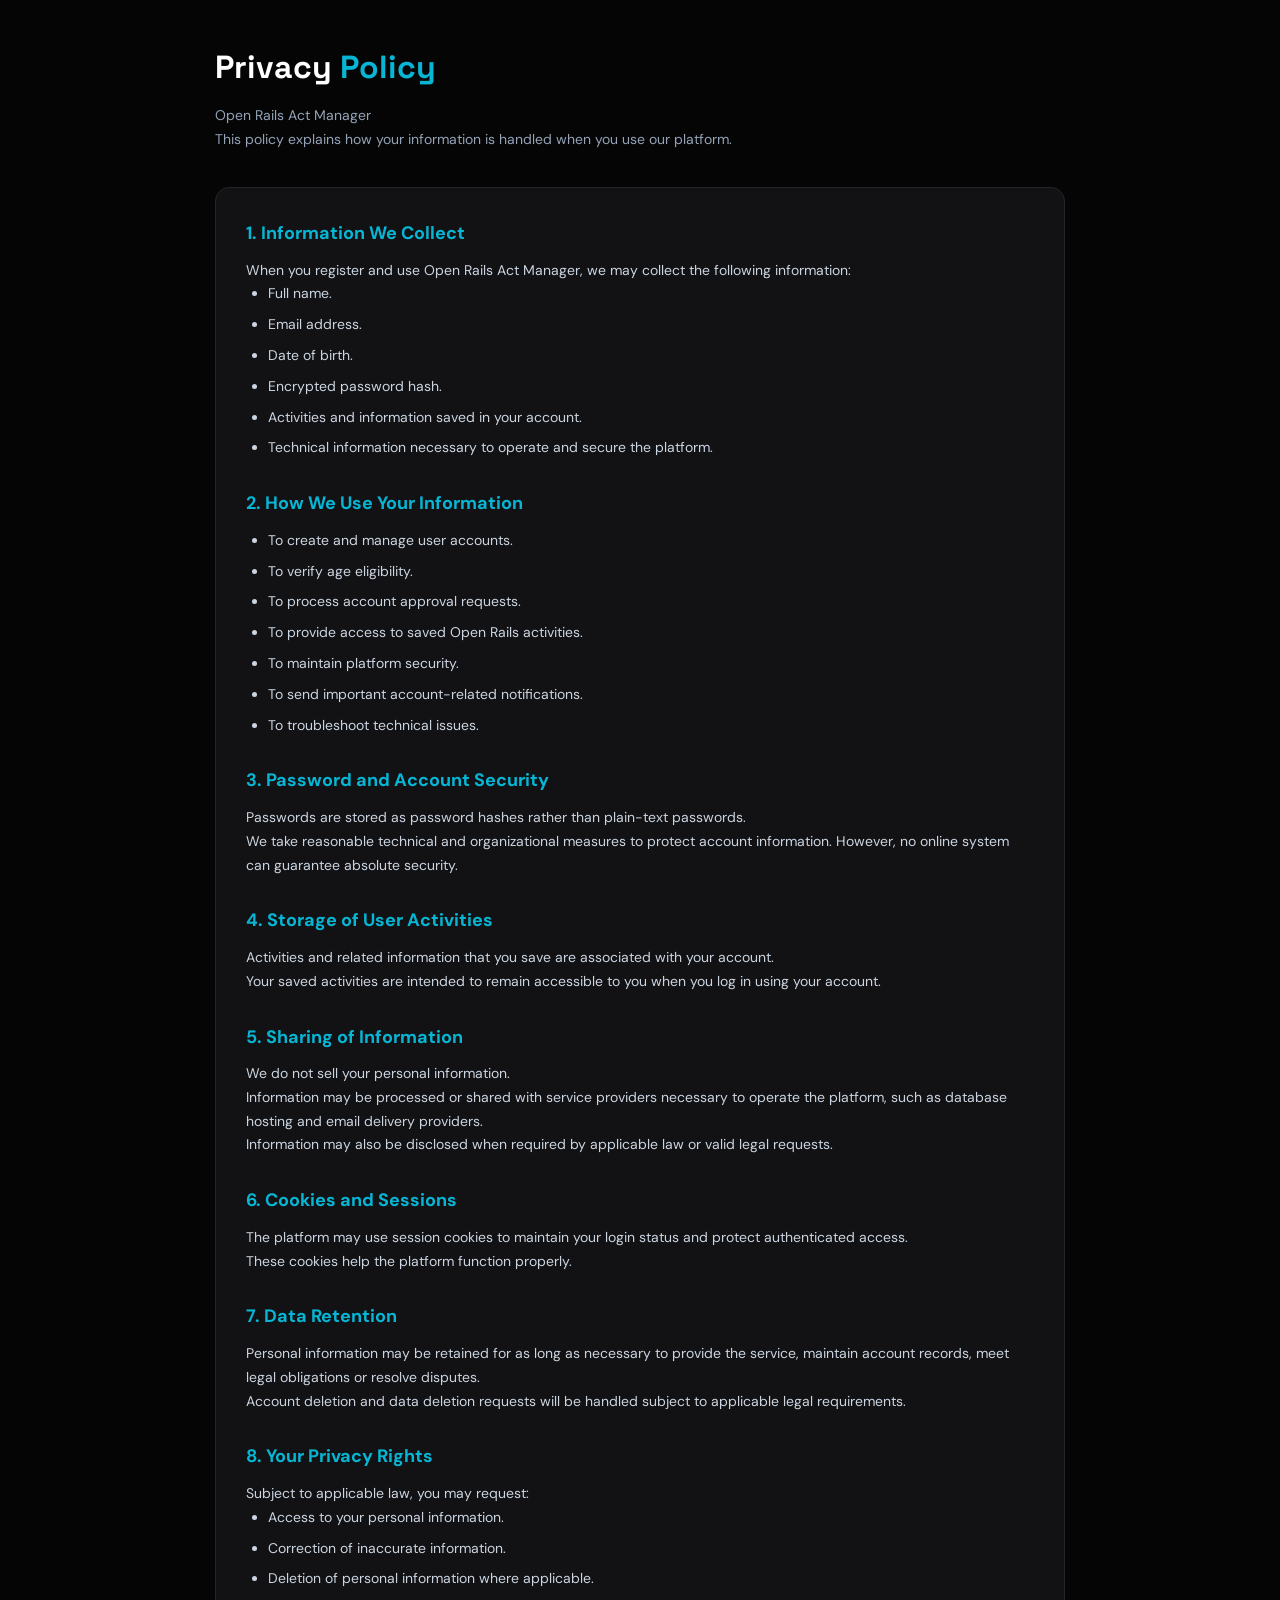
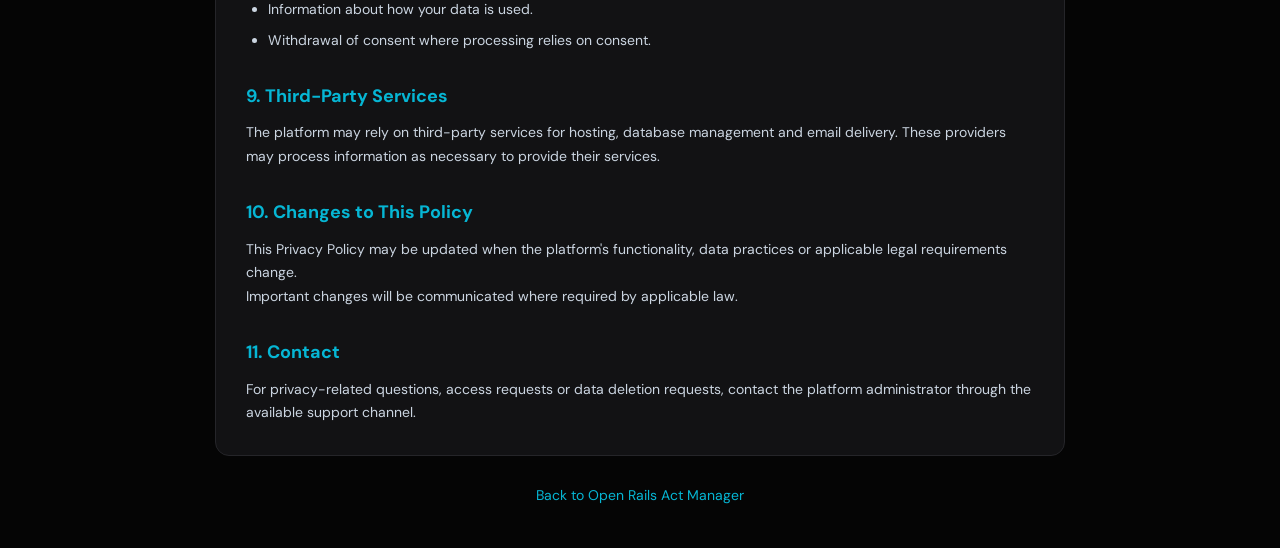
<file: frontend/privacy.html>
<!DOCTYPE html>
<html lang="en">

<head>
    <meta charset="UTF-8">
    <meta name="viewport" content="width=device-width, initial-scale=1.0">

    <title>Privacy Policy | Open Rails Act Manager</title>

    <link rel="preconnect" href="https://fonts.googleapis.com">
    <link rel="preconnect" href="https://fonts.gstatic.com" crossorigin>

    <link
        href="https://fonts.googleapis.com/css2?family=DM+Sans:wght@400;500;600;700&family=Space+Grotesk:wght@500;600;700&display=swap"
        rel="stylesheet"
    >

    <style>
        * {
            box-sizing: border-box;
            margin: 0;
            padding: 0;
        }

        body {
            background: #050505;
            color: #FFFFFF;
            font-family: 'DM Sans', sans-serif;
            line-height: 1.7;
            padding: 40px 20px;
        }

        .container {
            max-width: 850px;
            margin: auto;
        }

        .header {
            margin-bottom: 35px;
        }

        .header h1 {
            font-family: 'Space Grotesk', sans-serif;
            font-size: 32px;
            margin-bottom: 10px;
        }

        .header h1 span {
            color: #06B6D4;
        }

        .header p {
            color: #94A3B8;
            font-size: 14px;
        }

        .content {
            background: #121214;
            border: 1px solid #252529;
            border-radius: 14px;
            padding: 30px;
        }

        .section {
            margin-bottom: 28px;
        }

        .section:last-child {
            margin-bottom: 0;
        }

        .section h2 {
            font-size: 18px;
            margin-bottom: 10px;
            color: #06B6D4;
        }

        .section p,
        .section li {
            color: #CBD5E1;
            font-size: 14px;
        }

        .section ul {
            padding-left: 22px;
        }

        .section li {
            margin-bottom: 7px;
        }

        .footer {
            margin-top: 25px;
            text-align: center;
        }

        .footer a {
            color: #06B6D4;
            text-decoration: none;
            font-size: 14px;
        }

        .footer a:hover {
            text-decoration: underline;
        }

        @media (max-width: 600px) {
            body {
                padding: 20px 12px;
            }

            .content {
                padding: 20px;
            }

            .header h1 {
                font-size: 26px;
            }
        }
    </style>
</head>

<body>

    <main class="container">

        <header class="header">

            <h1>Privacy <span>Policy</span></h1>

            <p>Open Rails Act Manager</p>

            <p>
                This policy explains how your information is handled
                when you use our platform.
            </p>

        </header>


        <div class="content">

            <section class="section">

                <h2>1. Information We Collect</h2>

                <p>
                    When you register and use Open Rails Act Manager,
                    we may collect the following information:
                </p>

                <ul>
                    <li>Full name.</li>
                    <li>Email address.</li>
                    <li>Date of birth.</li>
                    <li>Encrypted password hash.</li>
                    <li>Activities and information saved in your account.</li>
                    <li>Technical information necessary to operate and secure the platform.</li>
                </ul>

            </section>


            <section class="section">

                <h2>2. How We Use Your Information</h2>

                <ul>
                    <li>To create and manage user accounts.</li>
                    <li>To verify age eligibility.</li>
                    <li>To process account approval requests.</li>
                    <li>To provide access to saved Open Rails activities.</li>
                    <li>To maintain platform security.</li>
                    <li>To send important account-related notifications.</li>
                    <li>To troubleshoot technical issues.</li>
                </ul>

            </section>


            <section class="section">

                <h2>3. Password and Account Security</h2>

                <p>
                    Passwords are stored as password hashes rather
                    than plain-text passwords.
                </p>

                <p>
                    We take reasonable technical and organizational
                    measures to protect account information. However,
                    no online system can guarantee absolute security.
                </p>

            </section>


            <section class="section">

                <h2>4. Storage of User Activities</h2>

                <p>
                    Activities and related information that you save
                    are associated with your account.
                </p>

                <p>
                    Your saved activities are intended to remain
                    accessible to you when you log in using your account.
                </p>

            </section>


            <section class="section">

                <h2>5. Sharing of Information</h2>

                <p>
                    We do not sell your personal information.
                </p>

                <p>
                    Information may be processed or shared with
                    service providers necessary to operate the platform,
                    such as database hosting and email delivery providers.
                </p>

                <p>
                    Information may also be disclosed when required
                    by applicable law or valid legal requests.
                </p>

            </section>


            <section class="section">

                <h2>6. Cookies and Sessions</h2>

                <p>
                    The platform may use session cookies to maintain
                    your login status and protect authenticated access.
                </p>

                <p>
                    These cookies help the platform function properly.
                </p>

            </section>


            <section class="section">

                <h2>7. Data Retention</h2>

                <p>
                    Personal information may be retained for as long
                    as necessary to provide the service, maintain
                    account records, meet legal obligations or resolve
                    disputes.
                </p>

                <p>
                    Account deletion and data deletion requests will
                    be handled subject to applicable legal requirements.
                </p>

            </section>


            <section class="section">

                <h2>8. Your Privacy Rights</h2>

                <p>
                    Subject to applicable law, you may request:
                </p>

                <ul>
                    <li>Access to your personal information.</li>
                    <li>Correction of inaccurate information.</li>
                    <li>Deletion of personal information where applicable.</li>
                    <li>Information about how your data is used.</li>
                    <li>Withdrawal of consent where processing relies on consent.</li>
                </ul>

            </section>


            <section class="section">

                <h2>9. Third-Party Services</h2>

                <p>
                    The platform may rely on third-party services
                    for hosting, database management and email delivery.
                    These providers may process information as necessary
                    to provide their services.
                </p>

            </section>


            <section class="section">

                <h2>10. Changes to This Policy</h2>

                <p>
                    This Privacy Policy may be updated when the
                    platform's functionality, data practices or
                    applicable legal requirements change.
                </p>

                <p>
                    Important changes will be communicated where
                    required by applicable law.
                </p>

            </section>


            <section class="section">

                <h2>11. Contact</h2>

                <p>
                    For privacy-related questions, access requests
                    or data deletion requests, contact the platform
                    administrator through the available support channel.
                </p>

            </section>

        </div>


        <footer class="footer">

            <a href="./index.html">
                Back to Open Rails Act Manager
            </a>

        </footer>

    </main>

</body>
</html>
</file>
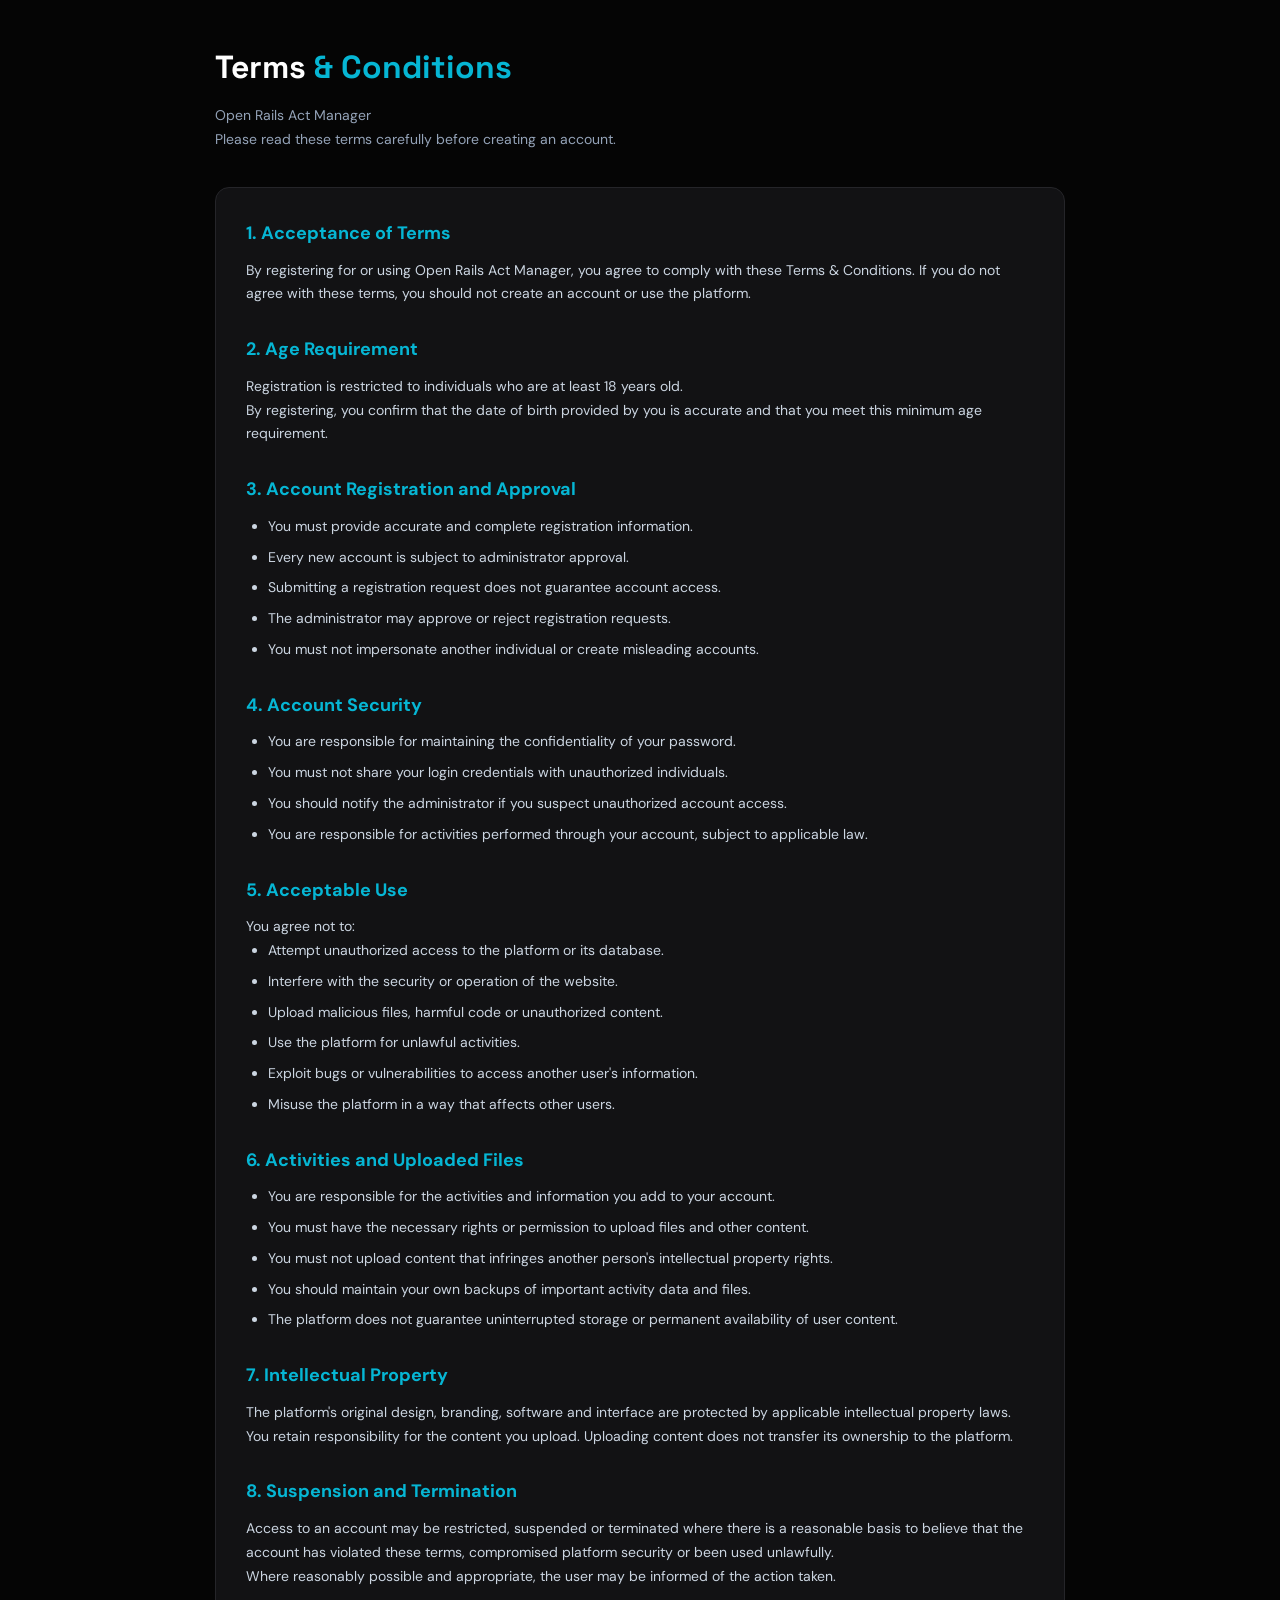
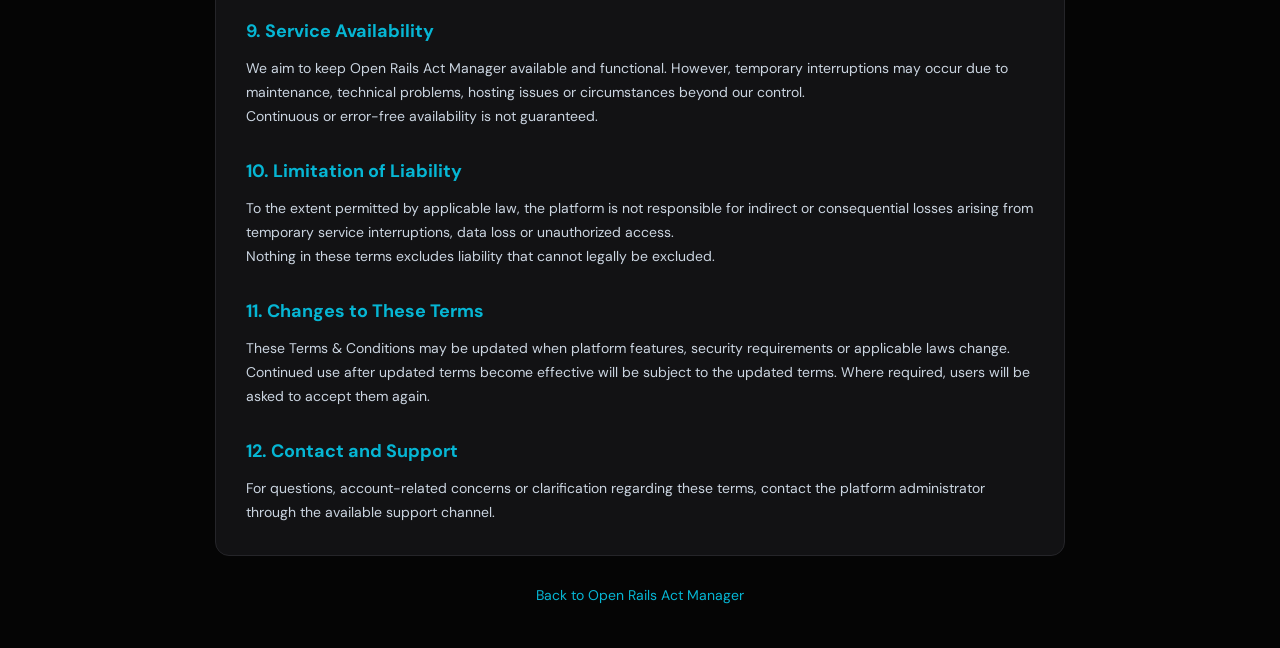
<file: frontend/terms.html>
<!DOCTYPE html>
<html lang="en">

<head>
    <meta charset="UTF-8">
    <meta name="viewport" content="width=device-width, initial-scale=1.0">

    <title>Terms & Conditions | Open Rails Act Manager</title>

    <link rel="preconnect" href="https://fonts.googleapis.com">
    <link rel="preconnect" href="https://fonts.gstatic.com" crossorigin>

    <link
        href="https://fonts.googleapis.com/css2?family=DM+Sans:wght@400;500;600;700&family=Space+Grotesk:wght@500;600;700&display=swap"
        rel="stylesheet"
    >

    <style>
        * {
            box-sizing: border-box;
            margin: 0;
            padding: 0;
        }

        body {
            background: #050505;
            color: #FFFFFF;
            font-family: 'DM Sans', sans-serif;
            line-height: 1.7;
            padding: 40px 20px;
        }

        .container {
            max-width: 850px;
            margin: auto;
        }

        .header {
            margin-bottom: 35px;
        }

        .header h1 {
            font-family: 'Space Grotesk', sans-serif;
            font-size: 32px;
            margin-bottom: 10px;
        }

        .header h1 span {
            color: #06B6D4;
        }

        .header p {
            color: #94A3B8;
            font-size: 14px;
        }

        .content {
            background: #121214;
            border: 1px solid #252529;
            border-radius: 14px;
            padding: 30px;
        }

        .section {
            margin-bottom: 28px;
        }

        .section:last-child {
            margin-bottom: 0;
        }

        .section h2 {
            font-size: 18px;
            margin-bottom: 10px;
            color: #06B6D4;
        }

        .section p,
        .section li {
            color: #CBD5E1;
            font-size: 14px;
        }

        .section ul {
            padding-left: 22px;
        }

        .section li {
            margin-bottom: 7px;
        }

        .footer {
            margin-top: 25px;
            text-align: center;
        }

        .footer a {
            color: #06B6D4;
            text-decoration: none;
            font-size: 14px;
        }

        .footer a:hover {
            text-decoration: underline;
        }

        @media (max-width: 600px) {
            body {
                padding: 20px 12px;
            }

            .content {
                padding: 20px;
            }

            .header h1 {
                font-size: 26px;
            }
        }
    </style>
</head>

<body>

    <main class="container">

        <header class="header">
            <h1>Terms <span>& Conditions</span></h1>

            <p>
                Open Rails Act Manager
            </p>

            <p>
                Please read these terms carefully before creating an account.
            </p>
        </header>

        <div class="content">

            <section class="section">
                <h2>1. Acceptance of Terms</h2>

                <p>
                    By registering for or using Open Rails Act Manager,
                    you agree to comply with these Terms & Conditions.
                    If you do not agree with these terms, you should
                    not create an account or use the platform.
                </p>
            </section>

            <section class="section">
                <h2>2. Age Requirement</h2>

                <p>
                    Registration is restricted to individuals who are
                    at least 18 years old.
                </p>

                <p>
                    By registering, you confirm that the date of birth
                    provided by you is accurate and that you meet
                    this minimum age requirement.
                </p>
            </section>

            <section class="section">
                <h2>3. Account Registration and Approval</h2>

                <ul>
                    <li>You must provide accurate and complete registration information.</li>
                    <li>Every new account is subject to administrator approval.</li>
                    <li>Submitting a registration request does not guarantee account access.</li>
                    <li>The administrator may approve or reject registration requests.</li>
                    <li>You must not impersonate another individual or create misleading accounts.</li>
                </ul>
            </section>

            <section class="section">
                <h2>4. Account Security</h2>

                <ul>
                    <li>You are responsible for maintaining the confidentiality of your password.</li>
                    <li>You must not share your login credentials with unauthorized individuals.</li>
                    <li>You should notify the administrator if you suspect unauthorized account access.</li>
                    <li>You are responsible for activities performed through your account, subject to applicable law.</li>
                </ul>
            </section>

            <section class="section">
                <h2>5. Acceptable Use</h2>

                <p>You agree not to:</p>

                <ul>
                    <li>Attempt unauthorized access to the platform or its database.</li>
                    <li>Interfere with the security or operation of the website.</li>
                    <li>Upload malicious files, harmful code or unauthorized content.</li>
                    <li>Use the platform for unlawful activities.</li>
                    <li>Exploit bugs or vulnerabilities to access another user's information.</li>
                    <li>Misuse the platform in a way that affects other users.</li>
                </ul>
            </section>

            <section class="section">
                <h2>6. Activities and Uploaded Files</h2>

                <ul>
                    <li>You are responsible for the activities and information you add to your account.</li>
                    <li>You must have the necessary rights or permission to upload files and other content.</li>
                    <li>You must not upload content that infringes another person's intellectual property rights.</li>
                    <li>You should maintain your own backups of important activity data and files.</li>
                    <li>The platform does not guarantee uninterrupted storage or permanent availability of user content.</li>
                </ul>
            </section>

            <section class="section">
                <h2>7. Intellectual Property</h2>

                <p>
                    The platform's original design, branding, software
                    and interface are protected by applicable
                    intellectual property laws.
                </p>

                <p>
                    You retain responsibility for the content you upload.
                    Uploading content does not transfer its ownership
                    to the platform.
                </p>
            </section>

            <section class="section">
                <h2>8. Suspension and Termination</h2>

                <p>
                    Access to an account may be restricted, suspended
                    or terminated where there is a reasonable basis to
                    believe that the account has violated these terms,
                    compromised platform security or been used unlawfully.
                </p>

                <p>
                    Where reasonably possible and appropriate, the user
                    may be informed of the action taken.
                </p>
            </section>

            <section class="section">
                <h2>9. Service Availability</h2>

                <p>
                    We aim to keep Open Rails Act Manager available
                    and functional. However, temporary interruptions
                    may occur due to maintenance, technical problems,
                    hosting issues or circumstances beyond our control.
                </p>

                <p>
                    Continuous or error-free availability is not guaranteed.
                </p>
            </section>

            <section class="section">
                <h2>10. Limitation of Liability</h2>

                <p>
                    To the extent permitted by applicable law,
                    the platform is not responsible for indirect or
                    consequential losses arising from temporary service
                    interruptions, data loss or unauthorized access.
                </p>

                <p>
                    Nothing in these terms excludes liability that
                    cannot legally be excluded.
                </p>
            </section>

            <section class="section">
                <h2>11. Changes to These Terms</h2>

                <p>
                    These Terms & Conditions may be updated when
                    platform features, security requirements or
                    applicable laws change.
                </p>

                <p>
                    Continued use after updated terms become effective
                    will be subject to the updated terms. Where required,
                    users will be asked to accept them again.
                </p>
            </section>

            <section class="section">
                <h2>12. Contact and Support</h2>

                <p>
                    For questions, account-related concerns or
                    clarification regarding these terms, contact
                    the platform administrator through the available
                    support channel.
                </p>
            </section>

        </div>

        <footer class="footer">
            <a href="./index.html">Back to Open Rails Act Manager</a>
        </footer>

    </main>

</body>
</html>
</file>
